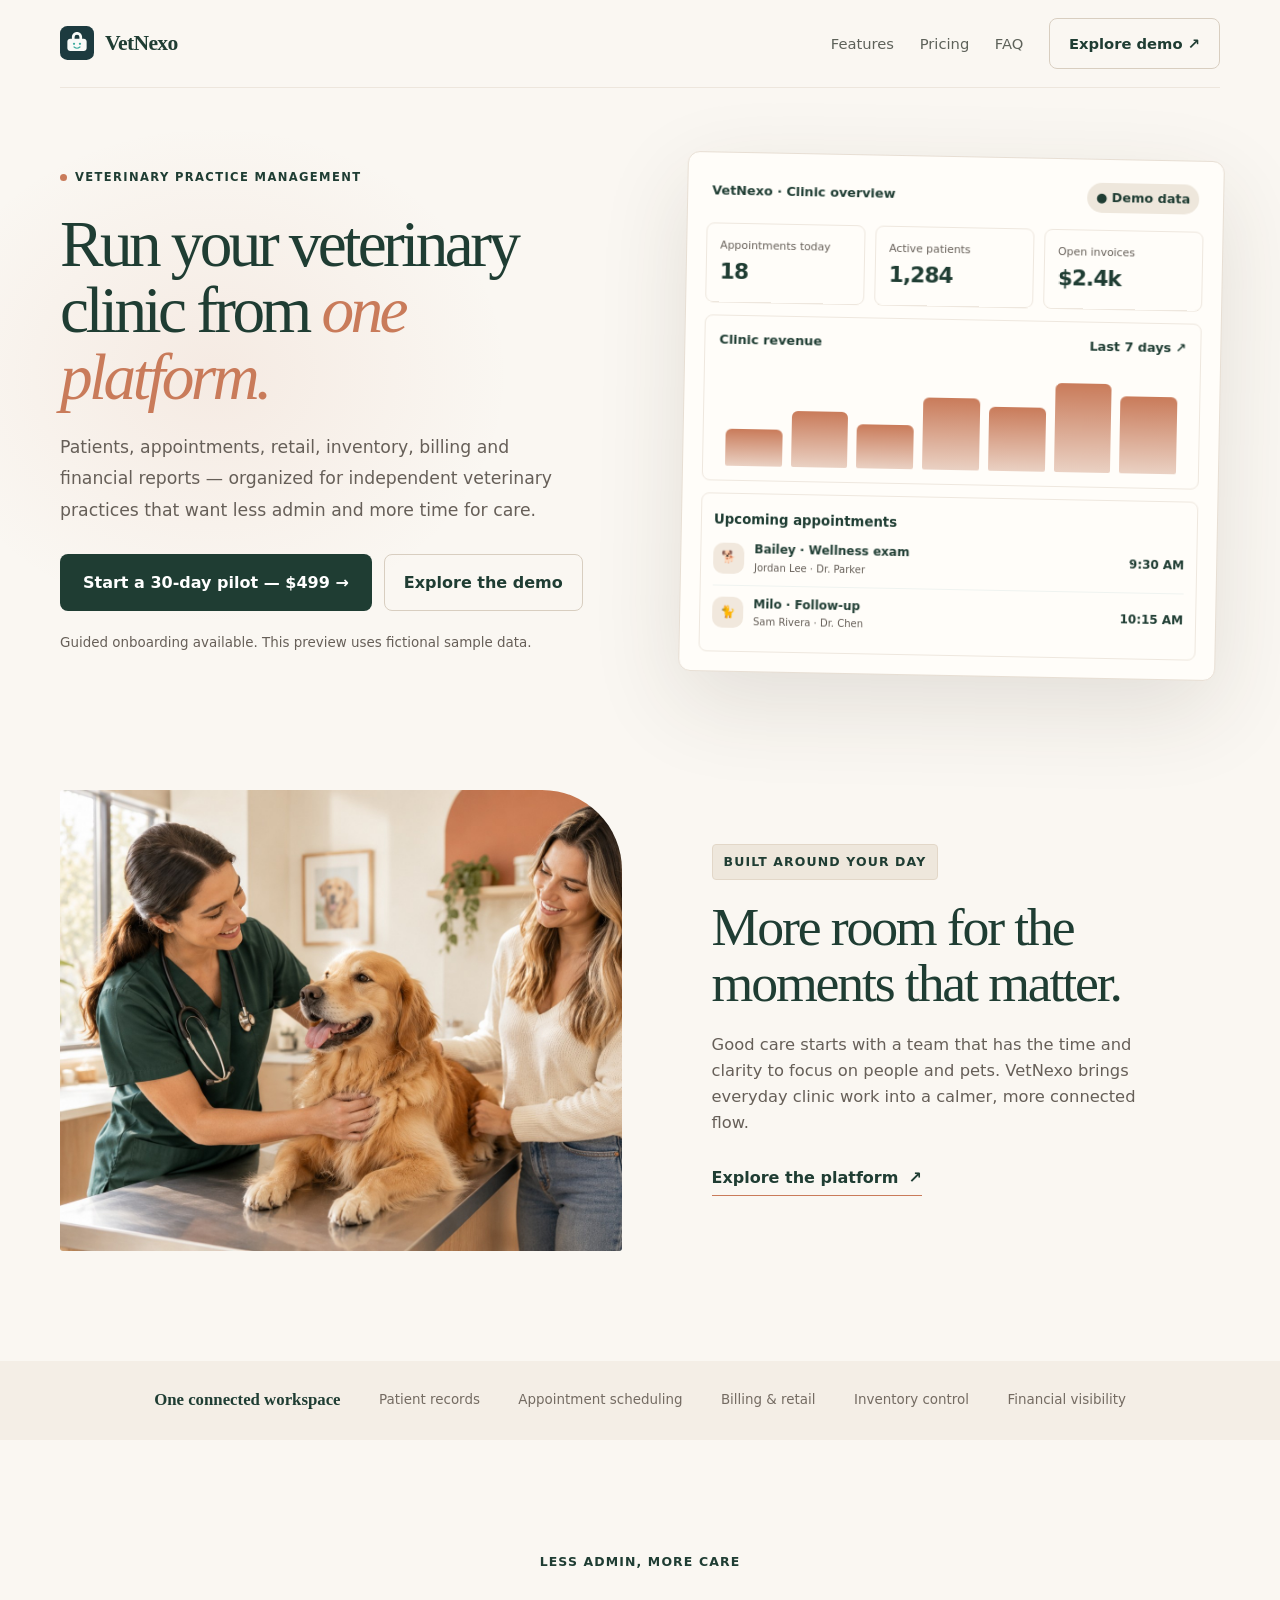
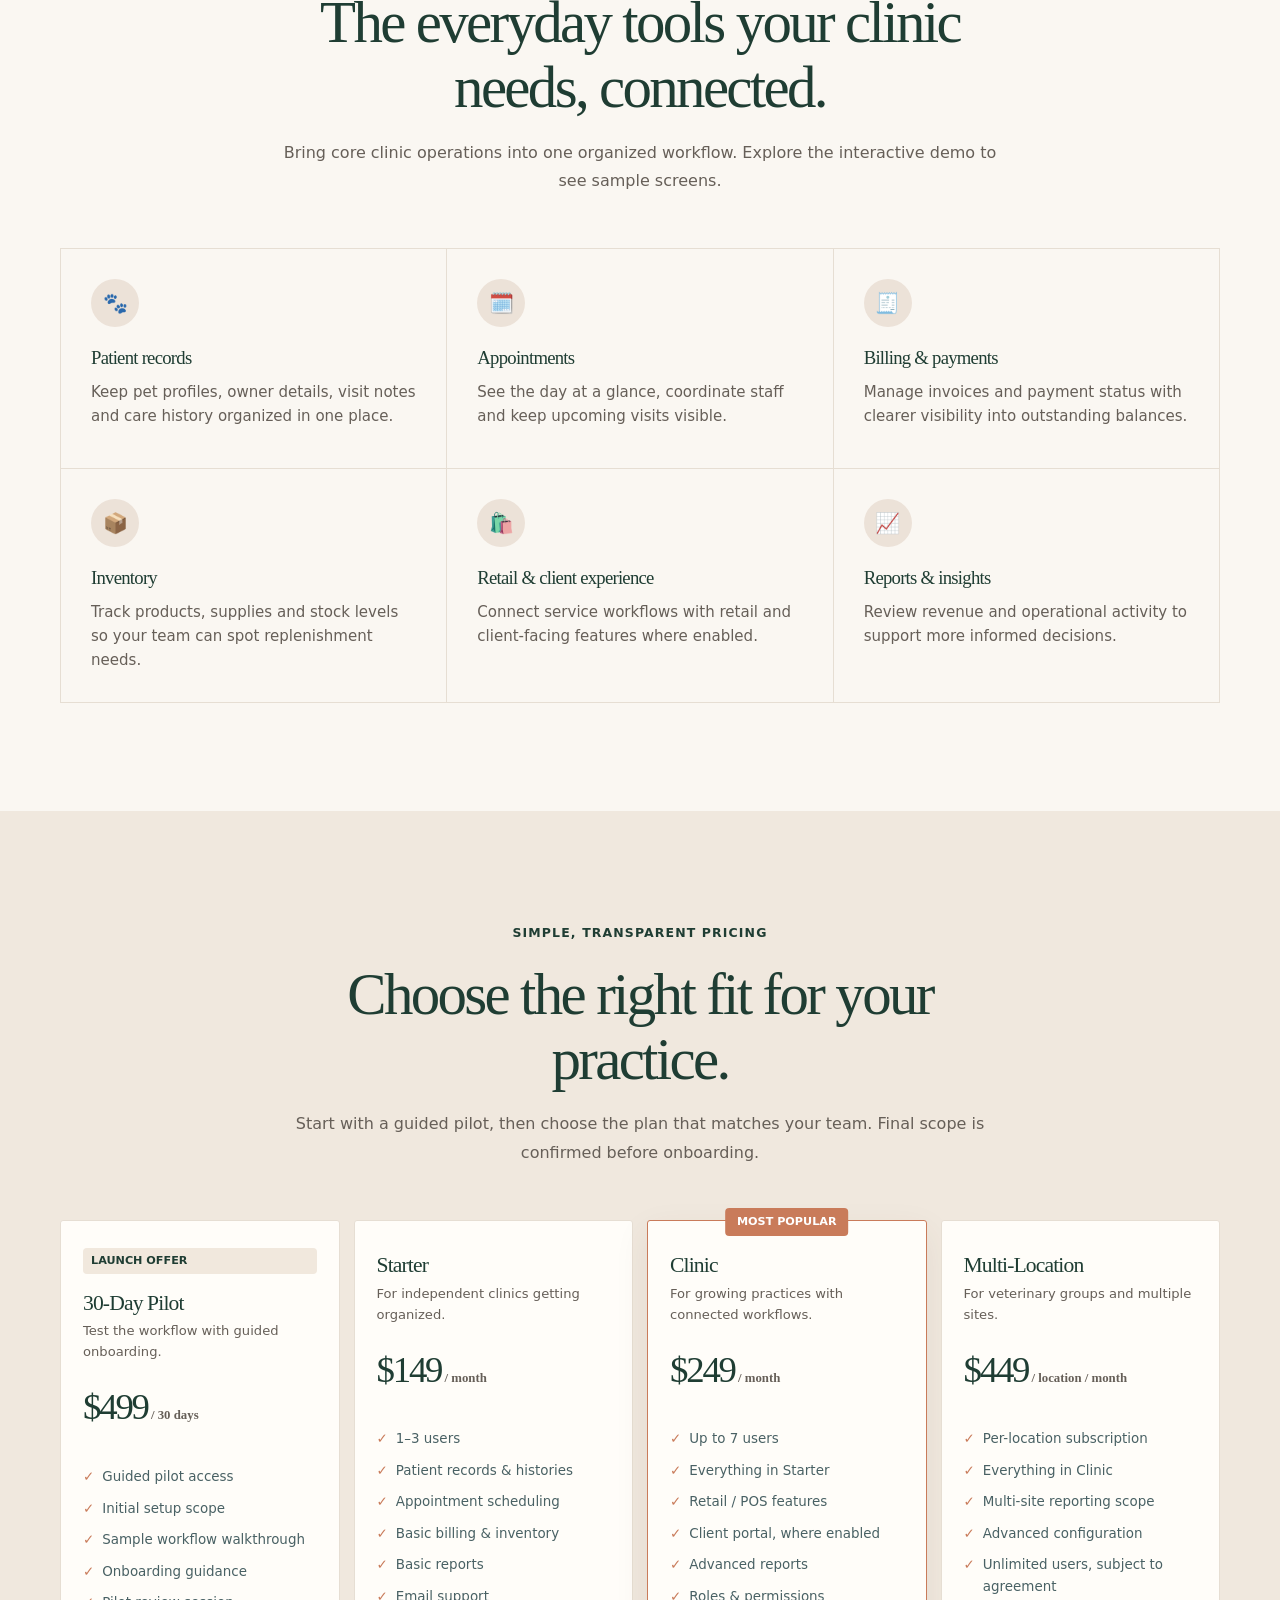
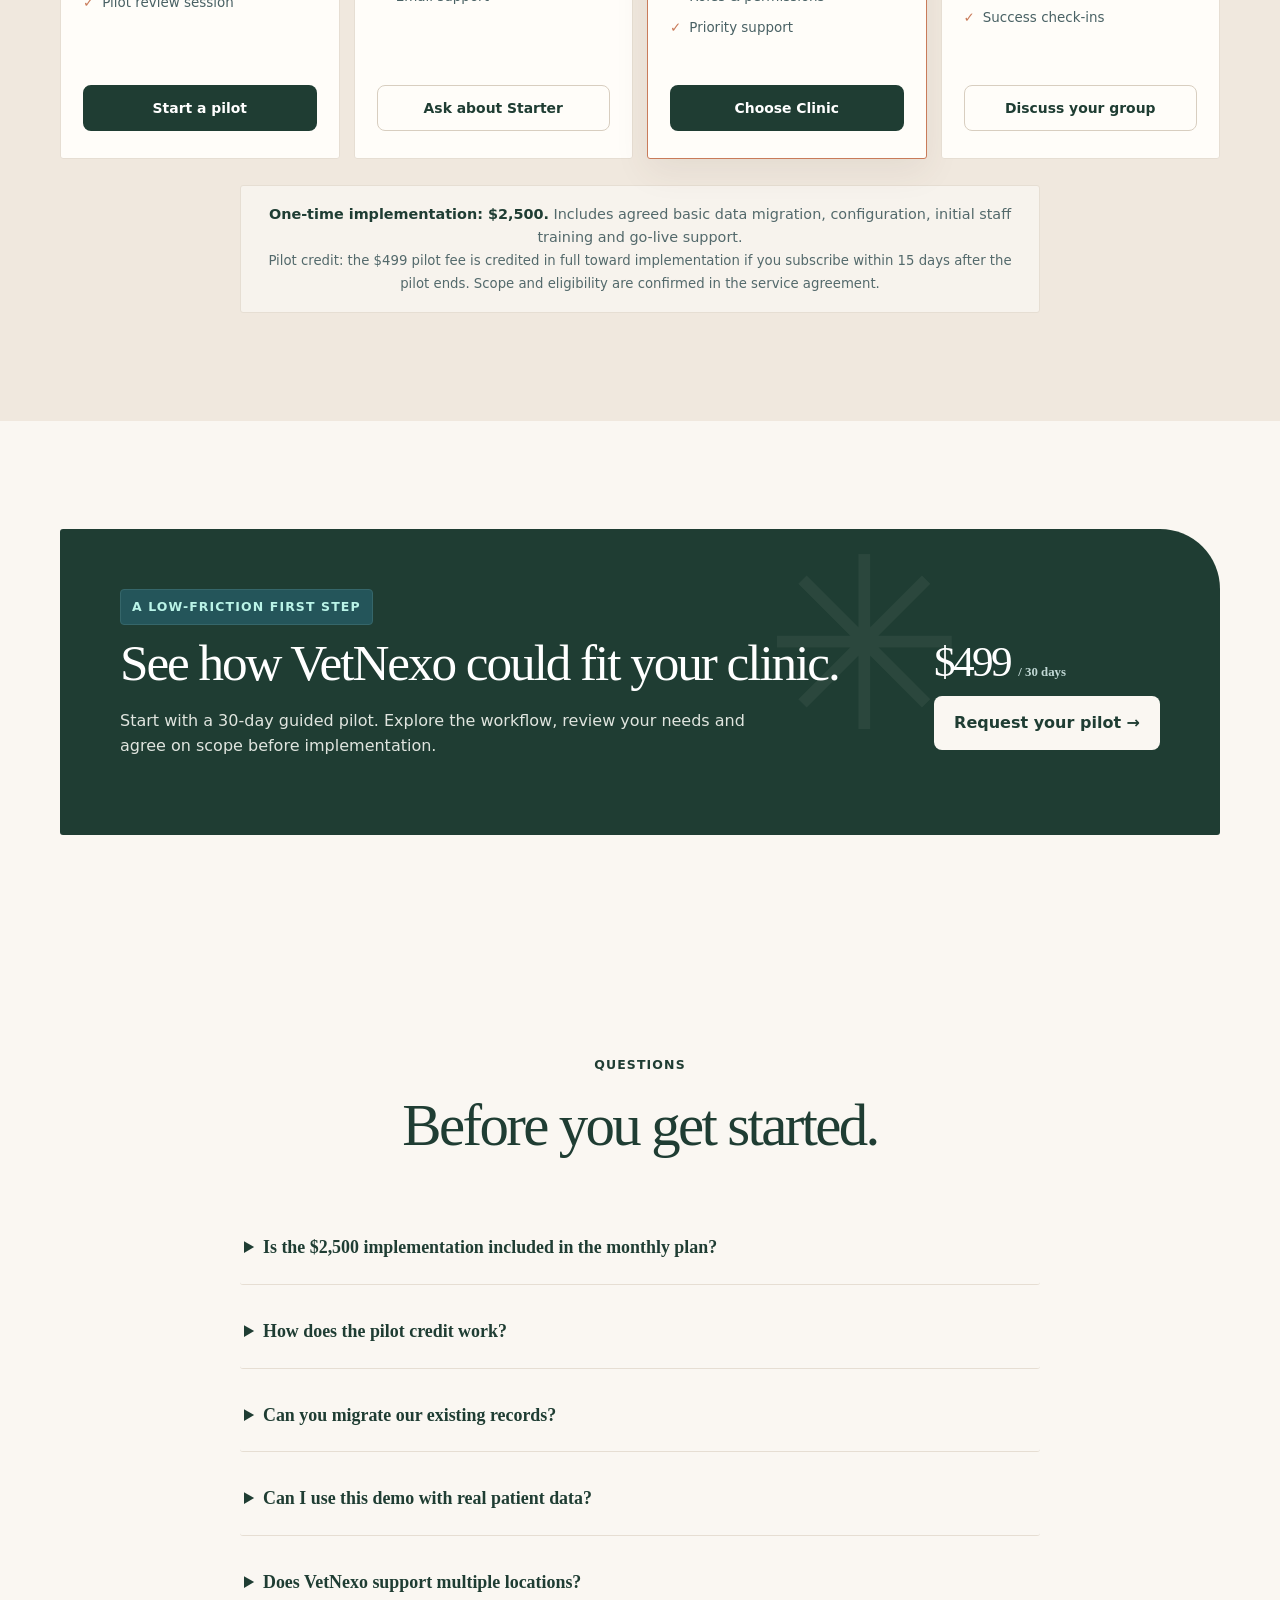
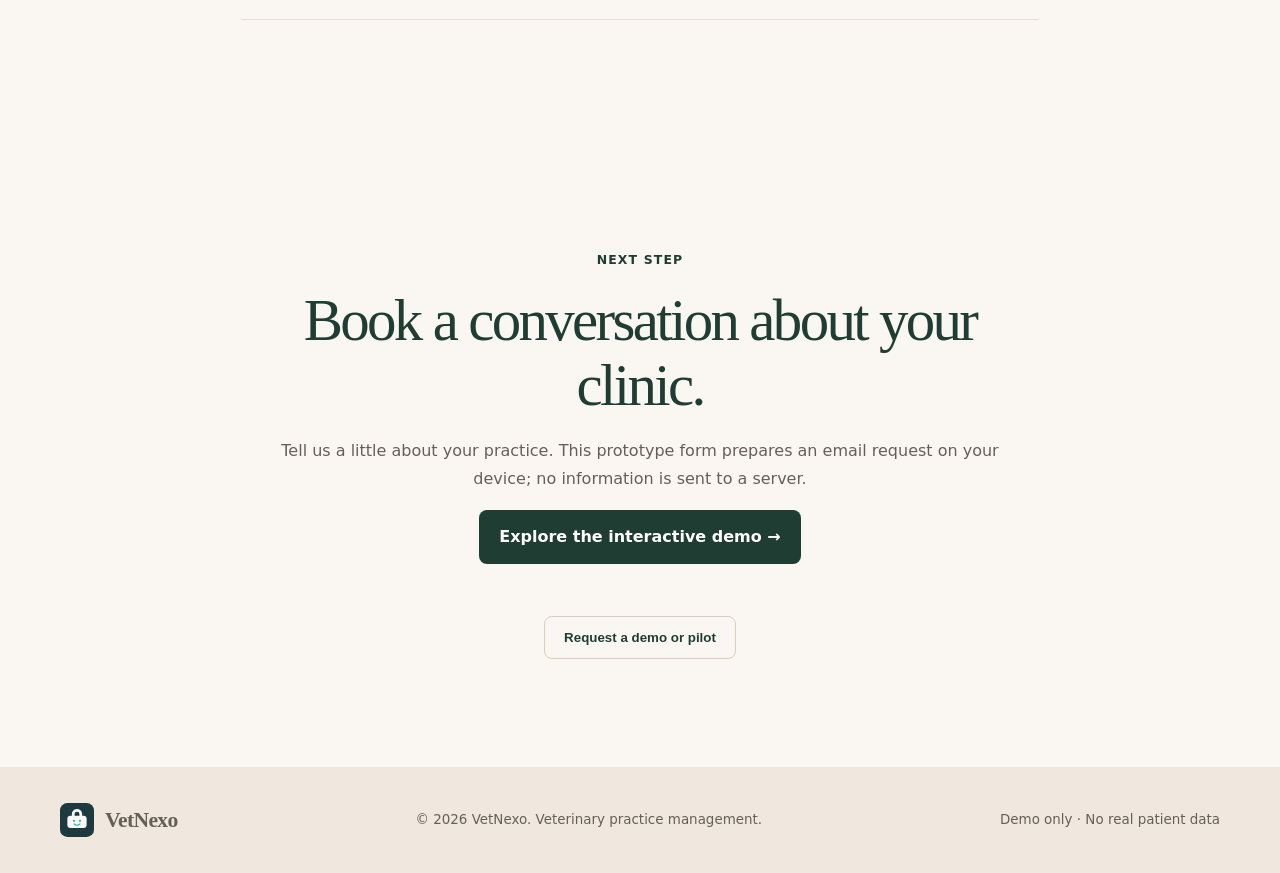
<file: site/index.html>
<!doctype html><html lang="en"><head><meta charset="utf-8"><meta name="viewport" content="width=device-width,initial-scale=1"><meta name="description" content="VetNexo helps independent veterinary clinics manage patients, appointments, billing, inventory and reporting in one place."><meta name="theme-color" content="#1F3D33"><title>VetNexo — Veterinary Practice Management</title><link rel="icon" href="assets/logo.svg" type="image/svg+xml"><link rel="stylesheet" href="assets/styles.css"></head><body><header class="container nav"><a class="brand" href="#top"><img src="assets/logo.svg" alt=""><span>VetNexo</span></a><nav class="navlinks"><a href="#features">Features</a><a href="#pricing">Pricing</a><a href="#faq">FAQ</a><a class="btn btn-outline" href="demo.html">Explore demo ↗</a></nav></header><main id="top"><section class="container hero"><div><span class="eyebrow"><span class="dot"></span> Veterinary practice management</span><h1>Run your veterinary clinic from <span>one platform.</span></h1><p>Patients, appointments, retail, inventory, billing and financial reports — organized for independent veterinary practices that want less admin and more time for care.</p><div class="hero-actions"><a class="btn btn-primary" href="#pilot">Start a 30-day pilot — $499 →</a><a class="btn btn-outline" href="demo.html">Explore the demo</a></div><p class="micro">Guided onboarding available. This preview uses fictional sample data.</p></div><div class="preview"><div class="preview-top"><span>VetNexo · Clinic overview</span><span class="live">● Demo data</span></div><div class="dash"><div class="metric"><small>Appointments today</small><strong>18</strong></div><div class="metric"><small>Active patients</small><strong>1,284</strong></div><div class="metric"><small>Open invoices</small><strong>$2.4k</strong></div></div><div class="chart"><div class="chart-head"><span>Clinic revenue</span><span>Last 7 days ↗</span></div><div class="bars"><i style="height:36%"></i><i style="height:54%"></i><i style="height:43%"></i><i style="height:70%"></i><i style="height:62%"></i><i style="height:86%"></i><i style="height:75%"></i></div></div><div class="appointments"><strong style="font-size:.83rem">Upcoming appointments</strong><div class="appt"><span class="pet">🐕</span><div><b>Bailey · Wellness exam</b><small>Jordan Lee · Dr. Parker</small></div><time>9:30 AM</time></div><div class="appt"><span class="pet">🐈</span><div><b>Milo · Follow-up</b><small>Sam Rivera · Dr. Chen</small></div><time>10:15 AM</time></div></div></div></section><section class="editorial-story container" aria-label="A more personal approach to clinic management"><div class="story-photo"><img src="assets/clinic-care.jpg" alt="Veterinarian examining a puppy in a clinic" loading="lazy" decoding="async"></div><div class="story-copy"><span class="eyebrow">Built around your day</span><h2>More room for the moments that matter.</h2><p>Good care starts with a team that has the time and clarity to focus on people and pets. VetNexo brings everyday clinic work into a calmer, more connected flow.</p><a class="text-link" href="#features">Explore the platform <span aria-hidden="true">↗</span></a></div></section><div class="trust"><div class="container trust-inner"><strong>One connected workspace</strong><span>Patient records</span><span>Appointment scheduling</span><span>Billing & retail</span><span>Inventory control</span><span>Financial visibility</span></div></div><section class="section container" id="features"><div class="section-head"><span class="eyebrow">Less admin, more care</span><h2>The everyday tools your clinic needs, connected.</h2><p>Bring core clinic operations into one organized workflow. Explore the interactive demo to see sample screens.</p></div><div class="features"><article class="feature"><div class="feature-icon">🐾</div><h3>Patient records</h3><p>Keep pet profiles, owner details, visit notes and care history organized in one place.</p></article><article class="feature"><div class="feature-icon">🗓️</div><h3>Appointments</h3><p>See the day at a glance, coordinate staff and keep upcoming visits visible.</p></article><article class="feature"><div class="feature-icon">🧾</div><h3>Billing & payments</h3><p>Manage invoices and payment status with clearer visibility into outstanding balances.</p></article><article class="feature"><div class="feature-icon">📦</div><h3>Inventory</h3><p>Track products, supplies and stock levels so your team can spot replenishment needs.</p></article><article class="feature"><div class="feature-icon">🛍️</div><h3>Retail & client experience</h3><p>Connect service workflows with retail and client-facing features where enabled.</p></article><article class="feature"><div class="feature-icon">📈</div><h3>Reports & insights</h3><p>Review revenue and operational activity to support more informed decisions.</p></article></div></section><section class="section pricing" id="pricing"><div class="container"><div class="section-head"><span class="eyebrow">Simple, transparent pricing</span><h2>Choose the right fit for your practice.</h2><p>Start with a guided pilot, then choose the plan that matches your team. Final scope is confirmed before onboarding.</p></div><div class="plans"><article class="plan" id="pilot"><span class="tag">LAUNCH OFFER</span><h3 style="margin-top:12px">30-Day Pilot</h3><div class="who">Test the workflow with guided onboarding.</div><div class="price">$499<span> / 30 days</span></div><ul><li>Guided pilot access</li><li>Initial setup scope</li><li>Sample workflow walkthrough</li><li>Onboarding guidance</li><li>Pilot review session</li></ul><a class="btn btn-primary" href="#contact" data-plan="30-Day Pilot">Start a pilot</a></article><article class="plan"><h3>Starter</h3><div class="who">For independent clinics getting organized.</div><div class="price">$149<span> / month</span></div><ul><li>1–3 users</li><li>Patient records & histories</li><li>Appointment scheduling</li><li>Basic billing & inventory</li><li>Basic reports</li><li>Email support</li></ul><a class="btn btn-outline" href="#contact" data-plan="Starter">Ask about Starter</a></article><article class="plan popular"><span class="ribbon">MOST POPULAR</span><h3>Clinic</h3><div class="who">For growing practices with connected workflows.</div><div class="price">$249<span> / month</span></div><ul><li>Up to 7 users</li><li>Everything in Starter</li><li>Retail / POS features</li><li>Client portal, where enabled</li><li>Advanced reports</li><li>Roles & permissions</li><li>Priority support</li></ul><a class="btn btn-primary" href="#contact" data-plan="Clinic">Choose Clinic</a></article><article class="plan"><h3>Multi-Location</h3><div class="who">For veterinary groups and multiple sites.</div><div class="price">$449<span> / location / month</span></div><ul><li>Per-location subscription</li><li>Everything in Clinic</li><li>Multi-site reporting scope</li><li>Advanced configuration</li><li>Unlimited users, subject to agreement</li><li>Success check-ins</li></ul><a class="btn btn-outline" href="#contact" data-plan="Multi-Location">Discuss your group</a></article></div><div class="setup-note"><strong>One-time implementation: $2,500.</strong> Includes agreed basic data migration, configuration, initial staff training and go-live support.<br><span style="font-size:.83rem">Pilot credit: the $499 pilot fee is credited in full toward implementation if you subscribe within 15 days after the pilot ends. Scope and eligibility are confirmed in the service agreement.</span></div></div></section><section class="section container"><div class="pilot"><div><span class="eyebrow" style="background:#24555a;color:#baf4e8;border-color:#35666a">A low-friction first step</span><h2>See how VetNexo could fit your clinic.</h2><p>Start with a 30-day guided pilot. Explore the workflow, review your needs and agree on scope before implementation.</p></div><div><div class="price">$499 <span>/ 30 days</span></div><a class="btn" href="#contact" data-plan="30-Day Pilot">Request your pilot →</a></div></div></section><section class="section container" id="faq"><div class="section-head"><span class="eyebrow">Questions</span><h2>Before you get started.</h2></div><div class="faq"><details><summary>Is the $2,500 implementation included in the monthly plan?</summary><p>No. Implementation is a one-time fee, quoted separately from the subscription. The agreed scope includes basic migration, configuration, initial training and go-live support.</p></details><details><summary>How does the pilot credit work?</summary><p>The $499 pilot fee is credited in full toward the implementation fee if you subscribe within 15 days after the pilot ends, subject to the written pilot agreement.</p></details><details><summary>Can you migrate our existing records?</summary><p>Basic migration of clients, pets, products and services is part of the proposed implementation scope. Data format, volume and mapping must be reviewed before confirming the scope.</p></details><details><summary>Can I use this demo with real patient data?</summary><p>No. This public demo uses fictional sample data and is for evaluation only. Production hosting, security review, privacy requirements and data migration must be agreed before real clinic data is entered.</p></details><details><summary>Does VetNexo support multiple locations?</summary><p>The Multi-Location offer is a proposed package. Availability and consolidated reporting must be confirmed during discovery and documented in the final agreement.</p></details></div></section><section class="section container" id="contact"><div class="section-head"><span class="eyebrow">Next step</span><h2>Book a conversation about your clinic.</h2><p>Tell us a little about your practice. This prototype form prepares an email request on your device; no information is sent to a server.</p><a class="btn btn-primary" href="demo.html">Explore the interactive demo →</a></div><div style="text-align:center"><button class="btn btn-outline" id="openContact">Request a demo or pilot</button></div></section></main><footer class="footer"><div class="container footer-inner"><a class="brand" href="#top"><img src="assets/logo.svg" alt=""><span>VetNexo</span></a><span>© <span id="year"></span> VetNexo. Veterinary practice management.</span><span>Demo only · No real patient data</span></div></footer><div class="modal" id="contactModal" role="dialog" aria-modal="true" aria-labelledby="modalTitle"><div class="modal-card"><button class="close" id="closeContact" aria-label="Close">✕</button><h2 id="modalTitle">Request a demo</h2><p style="color:var(--muted);font-size:.9rem">Complete the details to prepare an email in your mail app. Nothing is submitted to a server.</p><form id="contactForm"><label class="field"><span>Your name</span><input name="name" required autocomplete="name"></label><label class="field"><span>Clinic name</span><input name="clinic" required></label><label class="field"><span>Work email</span><input name="email" type="email" required autocomplete="email"></label><label class="field"><span>Interested in</span><select name="interest" id="interest"><option>30-Day Pilot</option><option>Starter</option><option>Clinic</option><option>Multi-Location</option><option>20-minute demo</option></select></label><label class="field"><span>What would you like to improve? (optional)</span><textarea name="notes"></textarea></label><button class="btn btn-primary" type="submit">Prepare email request →</button></form><p class="micro">Before launch, replace the demo contact workflow with your verified business email or CRM endpoint.</p></div></div><script src="assets/site.js" defer></script></body></html>
</file>
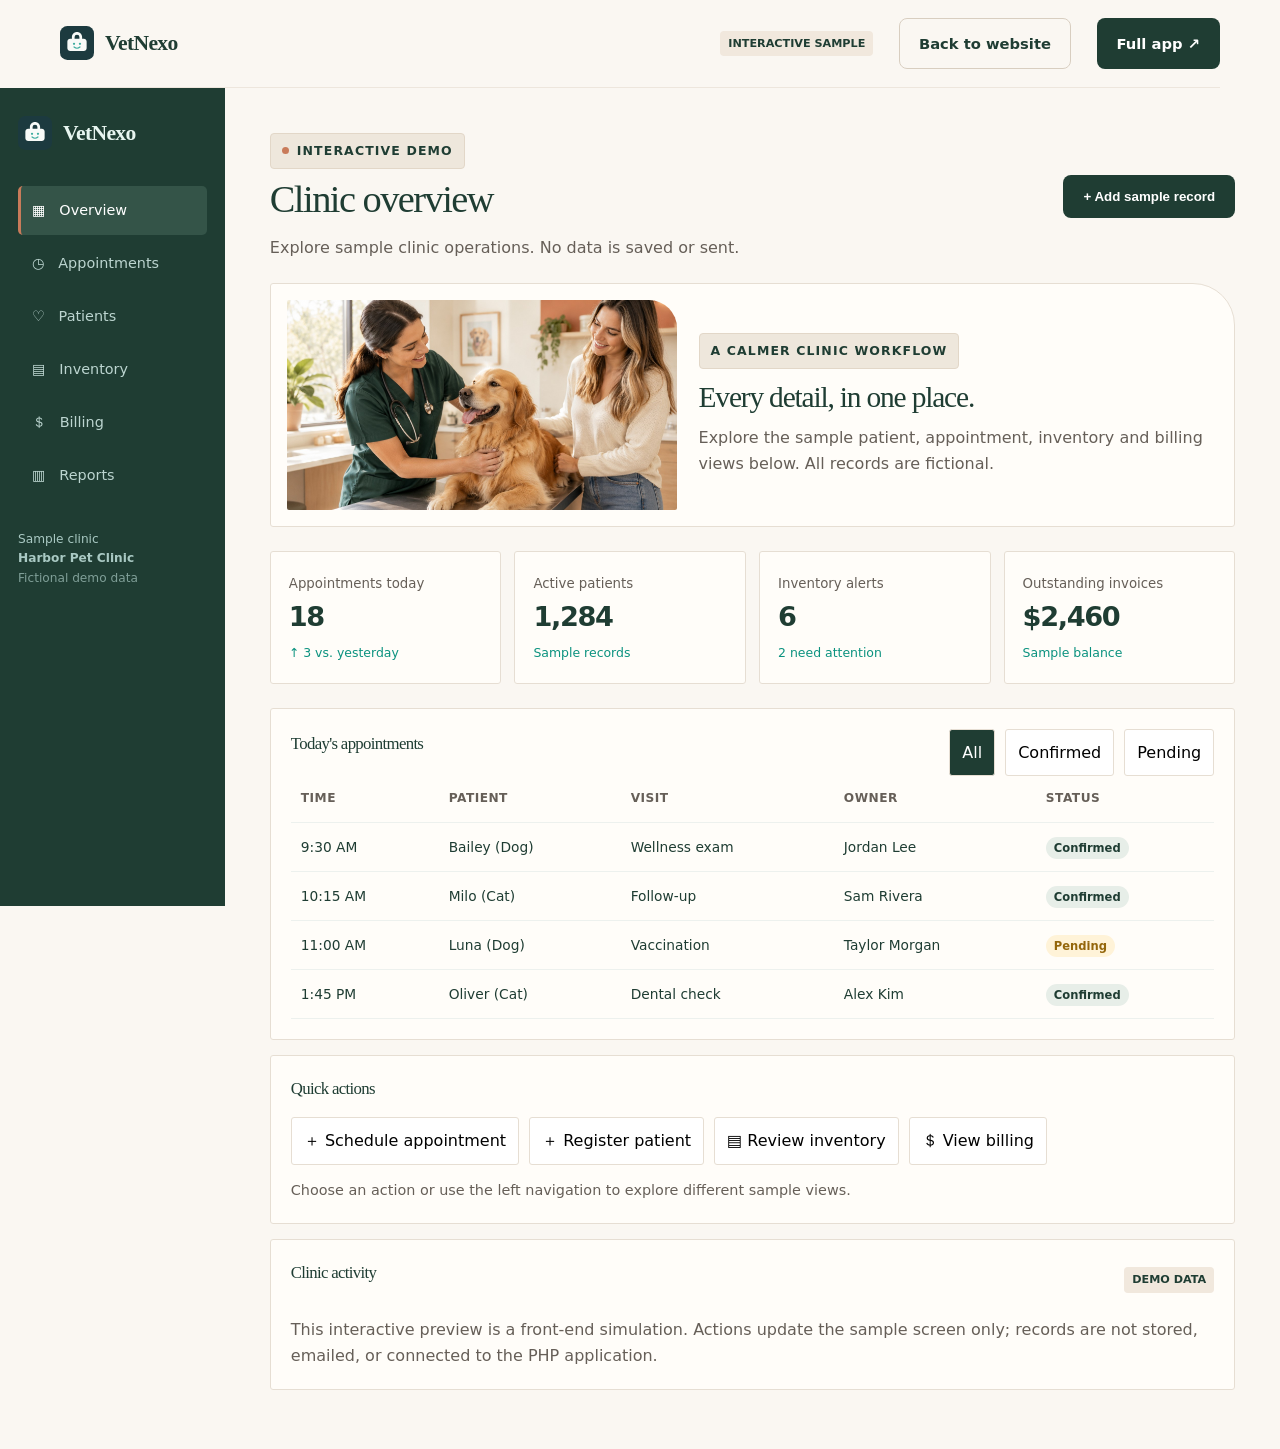
<file: site/demo.html>
<!doctype html><html lang="en"><head><meta charset="utf-8"><meta name="viewport" content="width=device-width,initial-scale=1"><meta name="robots" content="noindex,nofollow"><meta name="theme-color" content="#123d43"><title>VetNexo Interactive Demo</title><link rel="icon" href="assets/logo.svg" type="image/svg+xml"><link rel="stylesheet" href="assets/styles.css"></head><body class="demo-page"><header class="container nav"><a class="brand" href="index.html"><img src="assets/logo.svg" alt=""><span>VetNexo</span></a><nav class="navlinks"><span class="tag">INTERACTIVE SAMPLE</span><a class="btn btn-outline" href="index.html">Back to website</a><a class="btn btn-primary" href="../app/login.php" title="Works on PHP and MySQL hosting">Full app ↗</a></nav></header><div class="demo-layout"><aside class="demo-side"><a class="brand" href="index.html"><img src="assets/logo.svg" alt=""><span>VetNexo</span></a><nav id="demoNav"><a href="#overview" class="active" data-view="overview">▦ &nbsp; Overview</a><a href="#appointments" data-view="appointments">◷ &nbsp; Appointments</a><a href="#patients" data-view="patients">♡ &nbsp; Patients</a><a href="#inventory" data-view="inventory">▤ &nbsp; Inventory</a><a href="#billing" data-view="billing">＄ &nbsp; Billing</a><a href="#reports" data-view="reports">▥ &nbsp; Reports</a></nav><p style="font-size:.76rem;color:#a9c9c3;margin-top:30px">Sample clinic<br><strong>Harbor Pet Clinic</strong><br><span style="opacity:.7">Fictional demo data</span></p></aside><main class="demo-main"><div class="demo-header"><div><span class="eyebrow"><span class="dot"></span> Interactive demo</span><h1 id="viewTitle">Clinic overview</h1><p style="color:var(--muted);margin:5px 0 0">Explore sample clinic operations. No data is saved or sent.</p></div><button class="btn btn-primary" id="demoAdd">+ Add sample record</button></div><section class="demo-welcome" aria-label="Veterinary care image"><img src="assets/clinic-care.jpg" alt="Veterinarian examining a puppy in a clinic" loading="lazy" decoding="async"><div><span class="eyebrow">A calmer clinic workflow</span><h2>Every detail, in one place.</h2><p>Explore the sample patient, appointment, inventory and billing views below. All records are fictional.</p></div></section>
<div class="demo-grid"><div class="demo-card"><small>Appointments today</small><strong id="mAppointments">18</strong><span class="delta">↑ 3 vs. yesterday</span></div><div class="demo-card"><small>Active patients</small><strong id="mPatients">1,284</strong><span class="delta">Sample records</span></div><div class="demo-card"><small>Inventory alerts</small><strong id="mInventory">6</strong><span class="delta">2 need attention</span></div><div class="demo-card"><small>Outstanding invoices</small><strong id="mBilling">$2,460</strong><span class="delta">Sample balance</span></div></div><section class="demo-panel"><div class="demo-header"><h2 id="tableTitle">Today's appointments</h2><div class="demo-actions"><button data-filter="all" class="active">All</button><button data-filter="confirmed">Confirmed</button><button data-filter="pending">Pending</button></div></div><div class="table-wrap"><table><thead><tr id="tableHead"><th>Time</th><th>Patient</th><th>Visit</th><th>Owner</th><th>Status</th></tr></thead><tbody id="tableBody"></tbody></table></div></section><section class="demo-panel"><h2>Quick actions</h2><div class="demo-actions"><button data-action="appointment">＋ Schedule appointment</button><button data-action="patient">＋ Register patient</button><button data-action="inventory">▤ Review inventory</button><button data-action="billing">＄ View billing</button></div><p id="quickText" style="color:var(--muted);font-size:.9rem;margin-bottom:0">Choose an action or use the left navigation to explore different sample views.</p></section><section class="demo-panel"><div class="demo-header"><h2>Clinic activity</h2><span class="tag">DEMO DATA</span></div><p style="color:var(--muted);margin-bottom:0">This interactive preview is a front-end simulation. Actions update the sample screen only; records are not stored, emailed, or connected to the PHP application.</p></section></main></div><div class="toast" id="toast" role="status"></div><script src="assets/demo.js" defer></script></body></html>
</file>
<file: site/assets/styles.css>
:root{--ink:#153b3e;--muted:#627477;--teal:#12a895;--pale:#dff7f1;--cream:#f6f8f4;--line:#dfe8e3;--navy:#123d43;--shadow:0 24px 70px #143b3e1a}*{box-sizing:border-box}html{scroll-behavior:smooth}body{margin:0;background:var(--cream);color:var(--ink);font:16px/1.6 system-ui,-apple-system,BlinkMacSystemFont,"Segoe UI",sans-serif}a{color:inherit;text-decoration:none}.container{width:min(1160px,calc(100% - 40px));margin:auto}.nav{height:82px;display:flex;align-items:center;justify-content:space-between}.brand{display:flex;align-items:center;gap:11px;font-size:1.2rem;font-weight:850;letter-spacing:-.04em}.brand img{width:38px;height:38px}.navlinks{display:flex;align-items:center;gap:26px;color:#496164;font-size:.92rem}.btn{display:inline-flex;align-items:center;justify-content:center;gap:9px;padding:13px 19px;border-radius:12px;font-weight:750;border:1px solid transparent;cursor:pointer;transition:.2s}.btn:hover{transform:translateY(-2px)}.btn-primary{background:var(--teal);color:white;box-shadow:0 8px 20px #12a89533}.btn-outline{border-color:#cbdcd5;background:white}.eyebrow{display:inline-flex;align-items:center;gap:8px;color:#087f72;background:#e3f8f2;border:1px solid #c9eee5;padding:7px 11px;border-radius:999px;font-size:.78rem;font-weight:800;letter-spacing:.07em;text-transform:uppercase}.dot{width:7px;height:7px;background:var(--teal);border-radius:50%}.hero{padding:72px 0 76px;display:grid;grid-template-columns:1.02fr .98fr;align-items:center;gap:56px}.hero h1{font-size:clamp(2.8rem,5vw,4.8rem);line-height:1.02;letter-spacing:-.065em;margin:22px 0}.hero h1 span{color:var(--teal)}.hero p{font-size:1.13rem;color:var(--muted);max-width:580px}.hero-actions{display:flex;gap:12px;flex-wrap:wrap;margin:28px 0 20px}.micro{font-size:.84rem!important}.preview{background:white;border:1px solid #e2eae5;border-radius:24px;padding:17px;box-shadow:var(--shadow);transform:rotate(1deg)}.preview-top{display:flex;justify-content:space-between;align-items:center;padding:4px 5px 17px;font-size:.8rem;font-weight:800}.live{color:#0c8d7d;background:#e6f8f3;padding:5px 9px;border-radius:999px}.dash{display:grid;grid-template-columns:repeat(3,1fr);gap:10px}.metric{padding:13px;border:1px solid #e8efeb;border-radius:13px}.metric small{display:block;color:var(--muted);font-size:.68rem}.metric strong{font-size:1.35rem;letter-spacing:-.04em}.chart{margin-top:12px;border:1px solid #e8efeb;border-radius:13px;padding:14px}.chart-head{display:flex;justify-content:space-between;font-size:.8rem;font-weight:800}.bars{height:115px;display:flex;align-items:end;gap:9px;padding:12px 8px 0}.bars i{flex:1;background:linear-gradient(180deg,#21b8a3,#d3f3eb);border-radius:6px 6px 2px 2px}.appointments{margin-top:12px;border:1px solid #e8efeb;border-radius:13px;padding:12px}.appt{display:flex;align-items:center;gap:10px;padding:9px 0;border-bottom:1px solid #eff3f0;font-size:.75rem}.appt:last-child{border:0}.pet{width:31px;height:31px;display:grid;place-items:center;border-radius:10px;background:#e8f7f3}.appt small{display:block;color:var(--muted)}.appt time{margin-left:auto;color:#128d7f;font-weight:800}.trust{border-block:1px solid var(--line);padding:22px 0;color:#708083;font-size:.84rem}.trust-inner{display:flex;justify-content:space-between;gap:20px;flex-wrap:wrap;align-items:center}.trust strong{color:#355558}.section{padding:88px 0}.section-head{text-align:center;max-width:720px;margin:0 auto 40px}.section-head h2{font-size:clamp(2rem,3.5vw,3.2rem);letter-spacing:-.055em;line-height:1.1;margin:15px 0}.section-head p{color:var(--muted)}.features{display:grid;grid-template-columns:repeat(3,1fr);gap:16px}.feature{background:#fff;border:1px solid var(--line);border-radius:18px;padding:25px}.feature-icon{width:45px;height:45px;display:grid;place-items:center;background:var(--pale);border-radius:13px;font-size:1.25rem}.feature h3{margin:16px 0 7px}.feature p{margin:0;color:var(--muted);font-size:.94rem}.pricing{background:#edf4ef}.plans{display:grid;grid-template-columns:repeat(4,1fr);gap:13px;align-items:stretch}.plan{position:relative;background:white;border:1px solid var(--line);border-radius:18px;padding:23px 20px;display:flex;flex-direction:column}.plan.popular{border:2px solid var(--teal);box-shadow:0 15px 45px #123d4310}.ribbon{position:absolute;top:-13px;left:50%;transform:translateX(-50%);background:var(--teal);color:white;font-size:.7rem;font-weight:850;padding:5px 12px;border-radius:999px;white-space:nowrap}.plan h3{margin:0;font-size:1.12rem}.plan .who{min-height:45px;color:var(--muted);font-size:.82rem}.price{font-size:2.3rem;font-weight:900;letter-spacing:-.06em;margin:13px 0 0}.price span{font-size:.8rem;font-weight:600;letter-spacing:0;color:var(--muted)}.plan ul{padding:0;list-style:none;margin:19px 0 24px;flex:1}.plan li{font-size:.84rem;color:#496164;margin:10px 0;display:flex;gap:8px}.plan li:before{content:'✓';font-weight:900;color:var(--teal)}.plan .btn{width:100%;font-size:.87rem;padding:11px 10px}.setup-note{margin:26px auto 0;max-width:800px;background:#fff;border:1px solid var(--line);border-radius:14px;padding:17px 20px;color:#53696b;font-size:.9rem;text-align:center}.setup-note strong{color:var(--ink)}.pilot{background:var(--navy);color:white;border-radius:24px;padding:42px;display:grid;grid-template-columns:1fr auto;gap:28px;align-items:center}.pilot h2{font-size:2.3rem;line-height:1.1;letter-spacing:-.05em;margin:10px 0}.pilot p{color:#c1d8d5;max-width:660px}.pilot .price{font-size:2.7rem}.pilot .price span{color:#c1d8d5}.pilot .btn{background:white;color:var(--navy);white-space:nowrap}.faq{max-width:800px;margin:auto}.faq details{background:white;border:1px solid var(--line);border-radius:13px;padding:18px 20px;margin:10px 0}.faq summary{font-weight:800;cursor:pointer}.faq p{color:var(--muted);margin-bottom:0}.footer{padding:36px 0;border-top:1px solid var(--line);color:var(--muted);font-size:.84rem}.footer-inner{display:flex;justify-content:space-between;gap:20px;flex-wrap:wrap}.tag{display:inline-block;padding:4px 8px;border-radius:7px;background:#eaf7f3;color:#087f72;font-size:.7rem;font-weight:800}.modal{position:fixed;inset:0;background:#0c2529aa;display:none;place-items:center;padding:20px;z-index:20}.modal.open{display:grid}.modal-card{background:white;border-radius:20px;padding:28px;max-width:520px;width:100%;box-shadow:var(--shadow)}.modal-card h2{margin-top:0}.field{display:block;margin:14px 0}.field span{display:block;font-size:.84rem;font-weight:700;margin-bottom:5px}.field input,.field select,.field textarea{width:100%;padding:12px;border:1px solid #ccdcd5;border-radius:10px;font:inherit}.field textarea{min-height:90px}.close{float:right;border:0;background:#edf4ef;border-radius:8px;padding:7px 10px;cursor:pointer}.demo-page{background:#f4f7f4;min-height:100vh}.demo-layout{display:grid;grid-template-columns:225px 1fr;min-height:calc(100vh - 82px)}.demo-side{background:#123d43;color:#e7f5f0;padding:25px 17px}.demo-side .brand{margin-bottom:35px}.demo-side nav a{display:block;padding:11px 12px;border-radius:10px;color:#bcd5d0;font-size:.9rem;margin:4px 0}.demo-side nav a.active,.demo-side nav a:hover{background:#24555a;color:white}.demo-main{padding:35px;min-width:0}.demo-header{display:flex;justify-content:space-between;gap:18px;align-items:center;flex-wrap:wrap}.demo-header h1{font-size:1.9rem;letter-spacing:-.05em;margin:0}.demo-grid{display:grid;grid-template-columns:repeat(4,1fr);gap:13px;margin:24px 0}.demo-card{background:white;border:1px solid var(--line);border-radius:15px;padding:18px}.demo-card small{color:var(--muted)}.demo-card strong{display:block;font-size:1.7rem;letter-spacing:-.05em}.demo-card .delta{font-size:.78rem;color:#0b927f}.demo-panel{background:white;border:1px solid var(--line);border-radius:16px;padding:20px;margin:15px 0}.demo-panel h2{font-size:1.05rem;margin:0 0 15px}.table-wrap{overflow:auto}table{width:100%;border-collapse:collapse;font-size:.86rem}th,td{text-align:left;padding:13px 10px;border-bottom:1px solid #edf1ee;white-space:nowrap}th{color:var(--muted);font-size:.76rem;text-transform:uppercase;letter-spacing:.04em}.status{background:#e2f8f0;color:#087d6d;padding:4px 8px;border-radius:999px;font-size:.72rem;font-weight:800}.status.pending{background:#fff3d8;color:#94660b}.demo-actions{display:flex;gap:10px;flex-wrap:wrap}.demo-actions button{border:1px solid var(--line);background:white;border-radius:9px;padding:10px 12px;font:inherit;cursor:pointer}.demo-actions button.active{background:var(--teal);color:white}.toast{position:fixed;bottom:20px;right:20px;background:#123d43;color:white;padding:14px 18px;border-radius:12px;box-shadow:var(--shadow);display:none}.toast.show{display:block}@media(max-width:950px){.hero{grid-template-columns:1fr;gap:30px;padding-top:45px}.preview{max-width:680px}.plans{grid-template-columns:repeat(2,1fr)}.demo-grid{grid-template-columns:repeat(2,1fr)}}@media(max-width:650px){.navlinks a:not(.btn){display:none}.nav{height:70px}.container{width:min(100% - 28px,1160px)}.hero{padding:35px 0 45px}.hero h1{font-size:3rem}.section{padding:62px 0}.features{grid-template-columns:1fr}.plans{grid-template-columns:1fr}.plan .who{min-height:0}.pilot{grid-template-columns:1fr;padding:28px}.pilot h2{font-size:1.9rem}.demo-layout{grid-template-columns:1fr}.demo-side{padding:14px}.demo-side .brand{margin-bottom:12px}.demo-side nav{display:flex;overflow:auto;gap:5px}.demo-side nav a{white-space:nowrap}.demo-main{padding:20px 14px}.demo-grid{gap:9px}.demo-card{padding:13px}.demo-card strong{font-size:1.35rem}.trust-inner{justify-content:center;text-align:center}.dash{grid-template-columns:repeat(3,1fr)}.preview{padding:10px}}


/* VetNexo editorial art direction refresh */
:root{--ink:#1F3D33;--muted:#665f58;--teal:#1F3D33;--pale:#eee7dc;--cream:#FAF7F2;--line:#e6ded3;--navy:#1F3D33;--shadow:0 18px 50px rgba(54,44,33,.08)}
body{background:#FAF7F2;color:#1F3D33;font-family: ui-sans-serif,system-ui,-apple-system,BlinkMacSystemFont,"Segoe UI",sans-serif}
h1,h2,h3,.pilot h2,.demo-header h1{font-family:Georgia,"Times New Roman",serif;font-weight:500;letter-spacing:-.04em}
.brand{font-family:Georgia,"Times New Roman",serif;font-weight:700;letter-spacing:-.03em}.brand img{filter:saturate(.7)}
.nav{height:88px}.navlinks{color:#5e625a}.navlinks a:not(.btn):hover,.text-link:hover{color:#a95f43}
.btn{border-radius:8px;font-weight:650;transition:transform .22s ease,background-color .22s ease,box-shadow .22s ease}.btn:focus-visible,a:focus-visible,button:focus-visible,summary:focus-visible,input:focus-visible,select:focus-visible,textarea:focus-visible{outline:3px solid #C97B5A;outline-offset:3px}.btn-primary{background:#1F3D33;color:#fff;box-shadow:none}.btn-primary:hover{background:#2b5144;box-shadow:0 8px 20px rgba(31,61,51,.14)}.btn-outline{border-color:#d8cec0;background:transparent;color:#1F3D33}.btn-outline:hover{background:#f0e9df}.eyebrow{color:#1F3D33;background:#eee7dc;border:1px solid #e2d7c8;border-radius:4px;letter-spacing:.09em}.dot{background:#C97B5A}.hero{padding:74px 0 78px;gap:64px}.hero h1{font-size:clamp(3rem,5.1vw,5.15rem);line-height:1.02;letter-spacing:-.055em}.hero h1 span{color:#C97B5A}.hero p{color:#665f58;font-size:1.08rem}.preview{border-radius:12px;transform:none;border-color:#e7ded3;box-shadow:0 20px 55px rgba(54,44,33,.09)}.metric,.chart,.appointments{border-radius:8px;border-color:#eee7de}.live{color:#1F3D33;background:#eee7dc}.bars i{background:linear-gradient(180deg,#C97B5A,#ead1c3)}.appt time{color:#1F3D33}.pet{background:#f1e8dd}.editorial-story{display:grid;grid-template-columns:1.05fr .95fr;gap:clamp(30px,7vw,100px);align-items:center;padding:12px 0 88px}.story-photo{height:390px;overflow:hidden;border-radius:10px;background:#eee7dc}.story-photo img{width:100%;height:100%;display:block;object-fit:cover;object-position:center 48%;transition:transform .7s ease}.story-photo:hover img{transform:scale(1.025)}.story-copy{max-width:450px}.story-copy h2{font-size:clamp(2.3rem,4vw,3.6rem);line-height:1.04;margin:20px 0}.story-copy p{color:#665f58;font-size:1.02rem}.text-link{display:inline-flex;gap:10px;margin-top:12px;font-weight:700;border-bottom:1px solid #C97B5A;padding-bottom:5px}.trust{border-color:#e6ded3;color:#746b62}.trust strong{color:#1F3D33}.section-head h2{letter-spacing:-.045em}.feature,.plan,.faq details,.setup-note{border-radius:10px;border-color:#e6ded3;box-shadow:none}.feature{background:#fffdfa}.feature-icon{background:#f1e8dd;border-radius:8px}.feature-icon{filter:grayscale(.25)}.pricing{background:#f1ebe2}.plan.popular{border:1px solid #C97B5A;box-shadow:0 12px 35px rgba(91,66,48,.08)}.ribbon{background:#C97B5A;border-radius:4px}.plan li:before{color:#C97B5A}.tag{background:#f1e8dd;color:#1F3D33;border-radius:4px}.setup-note{background:#FAF7F2}.pilot{background:#1F3D33;border-radius:10px}.pilot .btn{background:#FAF7F2;color:#1F3D33}.pilot p{color:#e0e5df}.pilot .eyebrow{background:#345448;color:#fff;border-color:#456657}.faq details{background:#fffdfa}.modal-card{border-radius:12px}.modal{background:rgba(25,39,32,.72)}.demo-page{background:#FAF7F2}.demo-side{background:#1F3D33}.demo-side nav a.active,.demo-side nav a:hover{background:#345448}.demo-actions button.active{background:#1F3D33}.status{background:#e7eee8;color:#1F3D33}.toast{background:#1F3D33}
@media(max-width:700px){.editorial-story{grid-template-columns:1fr;padding:4px 0 55px;gap:25px}.story-photo{height:280px}.story-copy h2{font-size:2.5rem}.hero{gap:34px}.nav{height:74px}}
@media(prefers-reduced-motion:reduce){*,*::before,*::after{scroll-behavior:auto!important;animation-duration:.01ms!important;animation-iteration-count:1!important;transition-duration:.01ms!important}}

/* Bundled local images and demo welcome panel */
.story-photo img{object-position:center center}
.demo-welcome{display:grid;grid-template-columns:minmax(180px, .75fr) 1fr;gap:22px;align-items:center;background:#fffdfa;border:1px solid var(--line);border-radius:14px;padding:14px;margin:22px 0}
.demo-welcome img{width:100%;height:190px;object-fit:cover;object-position:center 43%;display:block;border-radius:8px}
.demo-welcome h2{font-family:Georgia,"Times New Roman",serif;font-size:clamp(1.5rem,2.3vw,2.2rem);line-height:1.1;margin:12px 0}
.demo-welcome p{color:var(--muted);margin:0;max-width:560px}
@media(max-width:650px){.demo-welcome{grid-template-columns:1fr}.demo-welcome img{height:180px}}

/* VetNexo visual system v2 — editorial, warm, motion-led */
:root{--terracotta:#C97B5A;--forest:#1F3D33;--ivory:#FAF7F2;--sand:#F0E7DC;--bodycopy:#645F57}
body{background:var(--ivory);color:var(--forest)}
.nav{position:sticky;top:0;z-index:30;background:rgba(250,247,242,.91);backdrop-filter:blur(14px);border-bottom:1px solid rgba(230,222,211,.65)}
.brand{font-size:1.35rem}.brand img{width:34px;height:34px}
.navlinks{gap:clamp(12px,2vw,28px)}
.hero{min-height:610px;padding-top:68px;padding-bottom:78px;position:relative;isolation:isolate}
.hero:before{content:"";position:absolute;z-index:-1;left:-12vw;top:4%;width:48vw;height:78%;background:radial-gradient(ellipse at center,rgba(201,123,90,.10),transparent 68%);pointer-events:none}
.hero h1{max-width:680px}.hero h1 span{display:inline;color:var(--terracotta);font-style:italic}
.hero .eyebrow{background:transparent;border:0;padding:0;letter-spacing:.12em;font-size:.72rem}
.hero p{max-width:520px;line-height:1.8}
.hero-actions .btn-primary{padding:15px 22px}.preview{padding:19px;background:#fffdf9;box-shadow:0 30px 90px rgba(58,46,34,.12);animation:floatIn .8s both;transform:rotate(1.1deg)}
.editorial-story{padding-top:36px;padding-bottom:110px}.story-photo{height:clamp(300px,36vw,480px);border-radius:3px 80px 3px 3px}.story-copy h2{font-size:clamp(2.7rem,4.2vw,4.25rem)}
.trust{background:#f4eee6;border:0;padding:26px 0}.trust-inner{justify-content:center;gap:clamp(16px,3vw,44px)}.trust-inner strong{font-family:Georgia,serif;font-size:1.05rem}
.section{padding-top:108px;padding-bottom:108px}.section-head{margin-bottom:52px}.section-head .eyebrow{background:transparent;border:0;padding:0}.section-head h2{max-width:800px;margin:18px auto;font-size:clamp(2.5rem,4.6vw,4rem)}.section-head p{line-height:1.8}
.features{gap:0;border-top:1px solid var(--line);border-left:1px solid var(--line)}.feature{border-radius:0;border:0;border-right:1px solid var(--line);border-bottom:1px solid var(--line);padding:30px;background:transparent;min-height:220px;transition:background .3s,transform .3s}.feature:hover{background:#fffdf9;transform:translateY(-3px)}.feature-icon{width:48px;height:48px;border-radius:50%;background:#efe2d4}
.pricing{background:#f0e8de}.plans{gap:14px}.plan{padding:27px 22px;border-radius:3px;background:#fffdf9;transition:transform .25s,box-shadow .25s}.plan:hover{transform:translateY(-5px);box-shadow:0 20px 40px rgba(58,46,34,.09)}.plan.popular{border:1px solid var(--terracotta)}.plan h3{font-family:Georgia,serif;font-size:1.35rem}.price{font-family:Georgia,serif;font-weight:500}.plan .btn{margin-top:12px}.setup-note{border-radius:3px;background:rgba(250,247,242,.75)}
.pilot{border-radius:3px 60px 3px 3px;padding:clamp(28px,5vw,60px);position:relative;overflow:hidden}.pilot:after{content:"✳";position:absolute;right:22%;top:-75px;font-size:240px;color:rgba(250,247,242,.055);pointer-events:none}.pilot>*{position:relative;z-index:1}.pilot h2{font-size:clamp(2.4rem,4vw,3.8rem)}
.faq details{border-radius:3px;background:transparent;border-left:0;border-right:0;border-top:0;padding:22px 4px}.faq summary{font-family:Georgia,serif;font-size:1.12rem}.footer{background:#f0e8de;border:0}.footer-inner{align-items:center}
.demo-page .nav{position:relative}.demo-layout{gap:0}.demo-side{position:sticky;top:0;height:calc(100vh - 82px);align-self:start;padding:28px 18px}.demo-side nav a{padding:13px 14px;border-radius:5px;transition:background .2s,color .2s}.demo-side nav a.active{border-left:3px solid var(--terracotta);padding-left:11px}.demo-main{padding:clamp(22px,3.5vw,48px);max-width:1600px}.demo-header h1{font-size:clamp(2rem,3vw,3rem)}.demo-welcome{border-radius:3px 42px 3px 3px;padding:16px;background:#fffdf9}.demo-welcome img{border-radius:2px 28px 2px 2px;height:210px}.demo-card{border-radius:3px;background:#fffdf9;transition:transform .2s}.demo-card:hover{transform:translateY(-3px)}.demo-panel{border-radius:3px;background:#fffdf9}.demo-actions button{border-radius:3px;transition:background .2s,transform .2s}.demo-actions button:hover{transform:translateY(-1px)}
.reveal{opacity:0;transform:translateY(22px);transition:opacity .7s ease,transform .7s cubic-bezier(.2,.7,.2,1)}.reveal.is-visible{opacity:1;transform:translateY(0)}
@keyframes floatIn{from{opacity:0;transform:translateY(18px) rotate(1.1deg)}to{opacity:1;transform:translateY(0) rotate(1.1deg)}}
@media(max-width:950px){.hero{min-height:auto}.section{padding:76px 0}.features{grid-template-columns:repeat(2,1fr)}.demo-side{position:relative;height:auto}}
@media(max-width:650px){.nav{position:relative}.hero{padding-top:44px}.hero h1{font-size:clamp(2.7rem,12vw,3.4rem)}.editorial-story{padding-bottom:65px}.story-photo{border-radius:3px 48px 3px 3px}.trust-inner{gap:12px 20px}.section{padding:65px 0}.features{grid-template-columns:1fr}.feature{min-height:0;padding:24px}.plans{gap:12px}.demo-side{padding:12px}.demo-side nav a.active{border-left:0;border-bottom:2px solid var(--terracotta);padding-left:12px}.demo-main{padding:18px 13px}}
@media(prefers-reduced-motion:reduce){.reveal{opacity:1;transform:none;transition:none}.preview{animation:none}}
</file>
